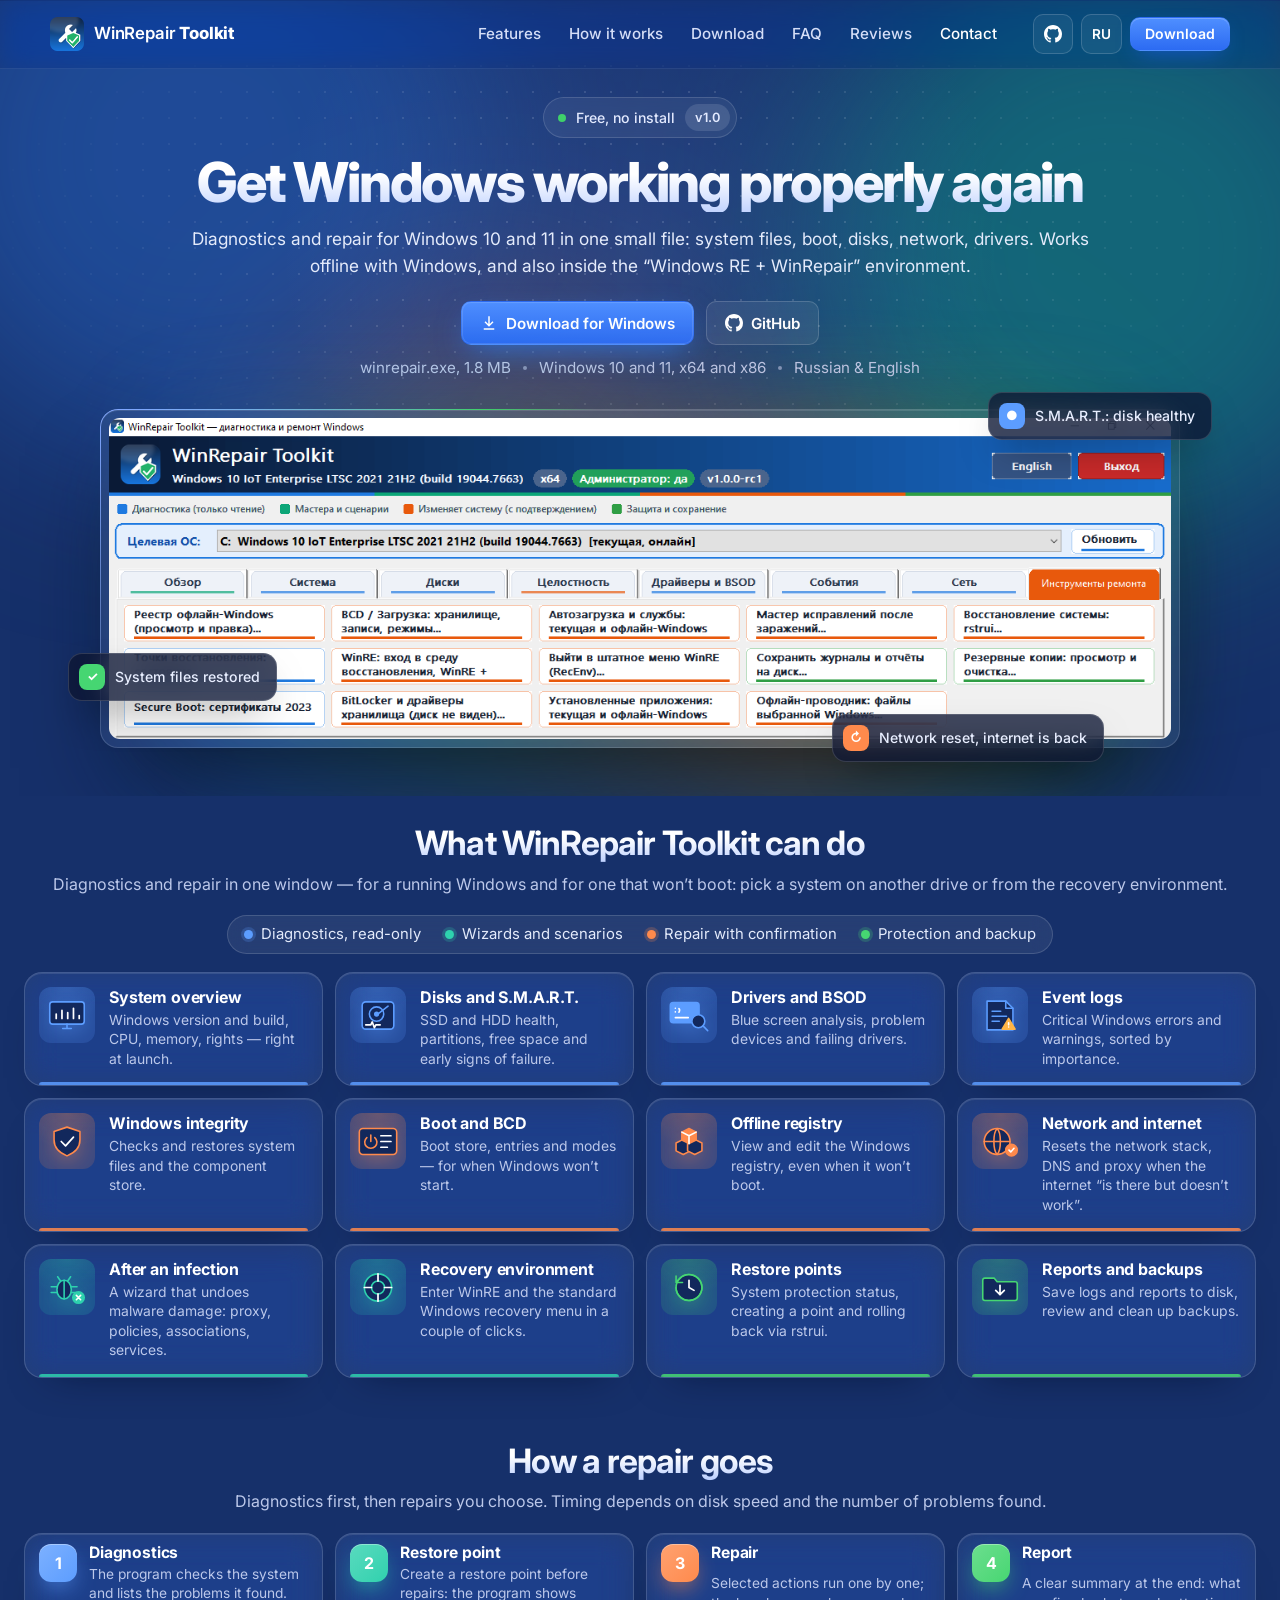
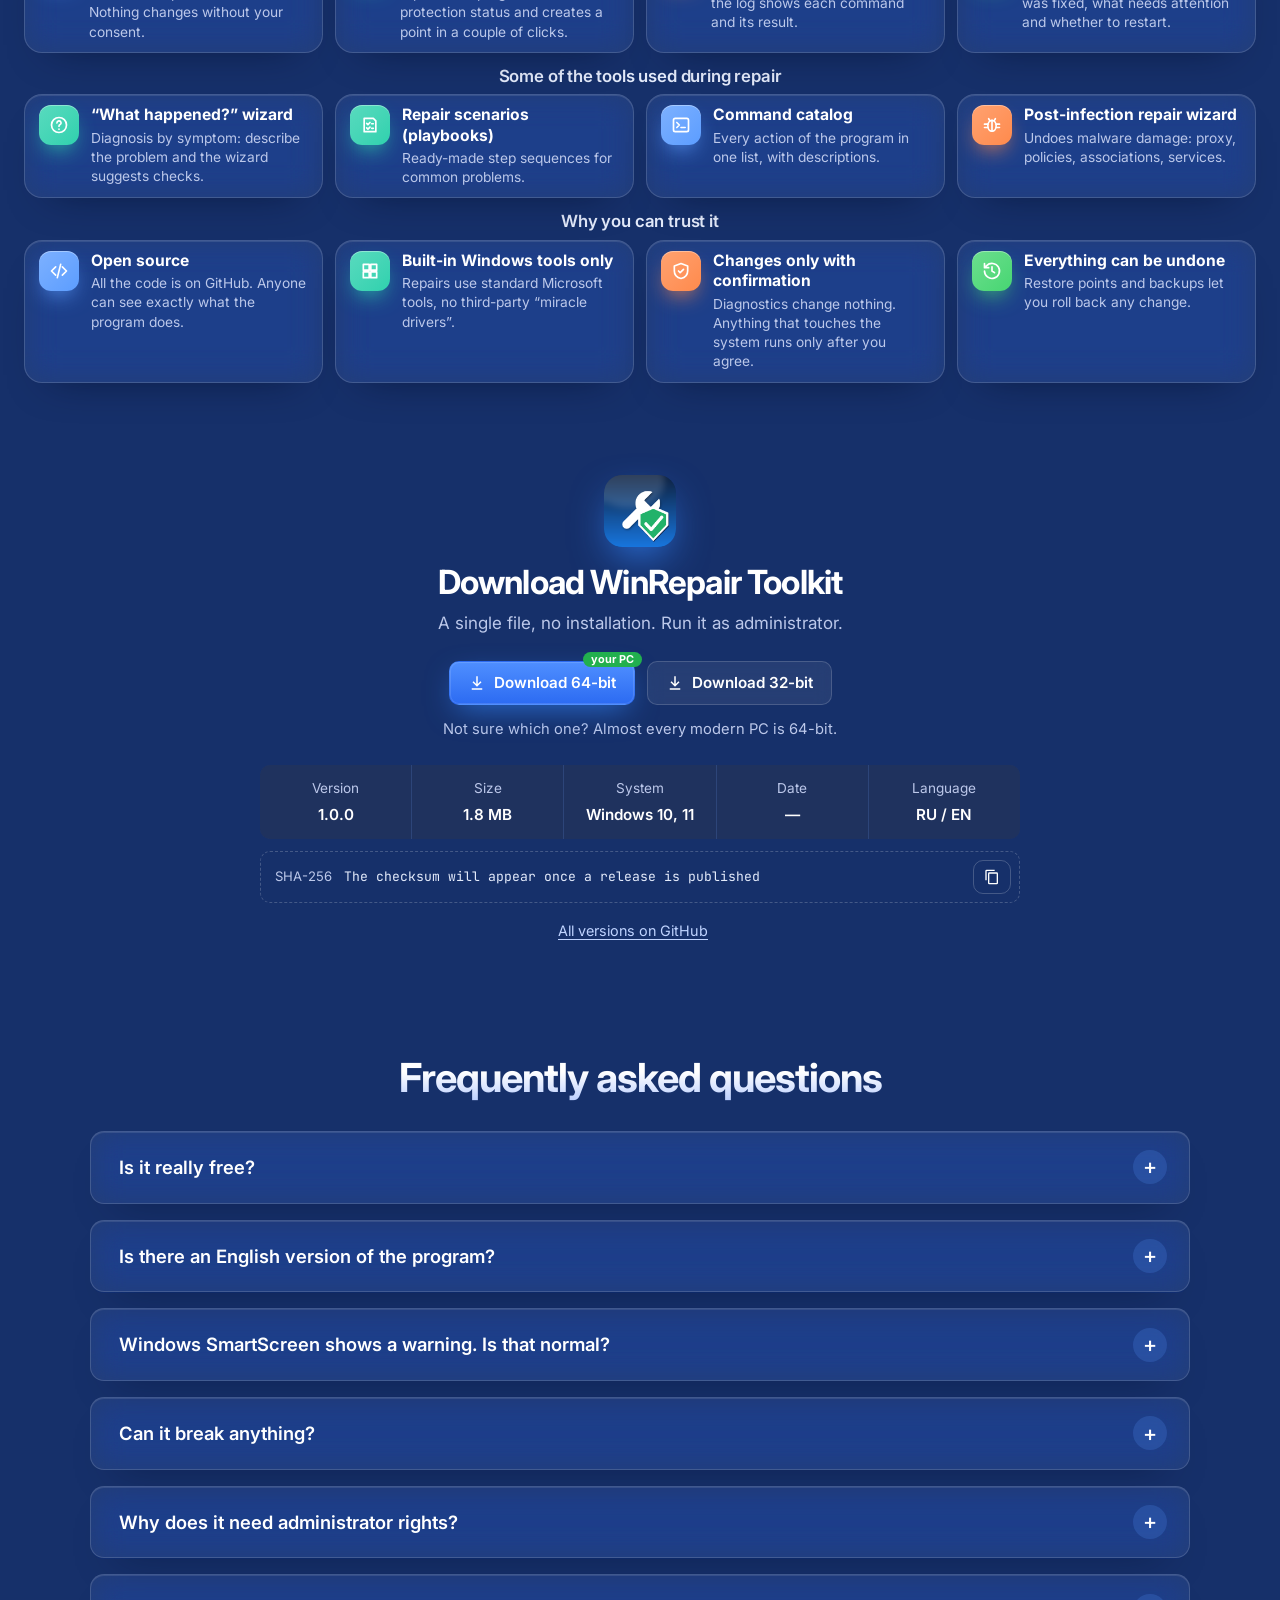
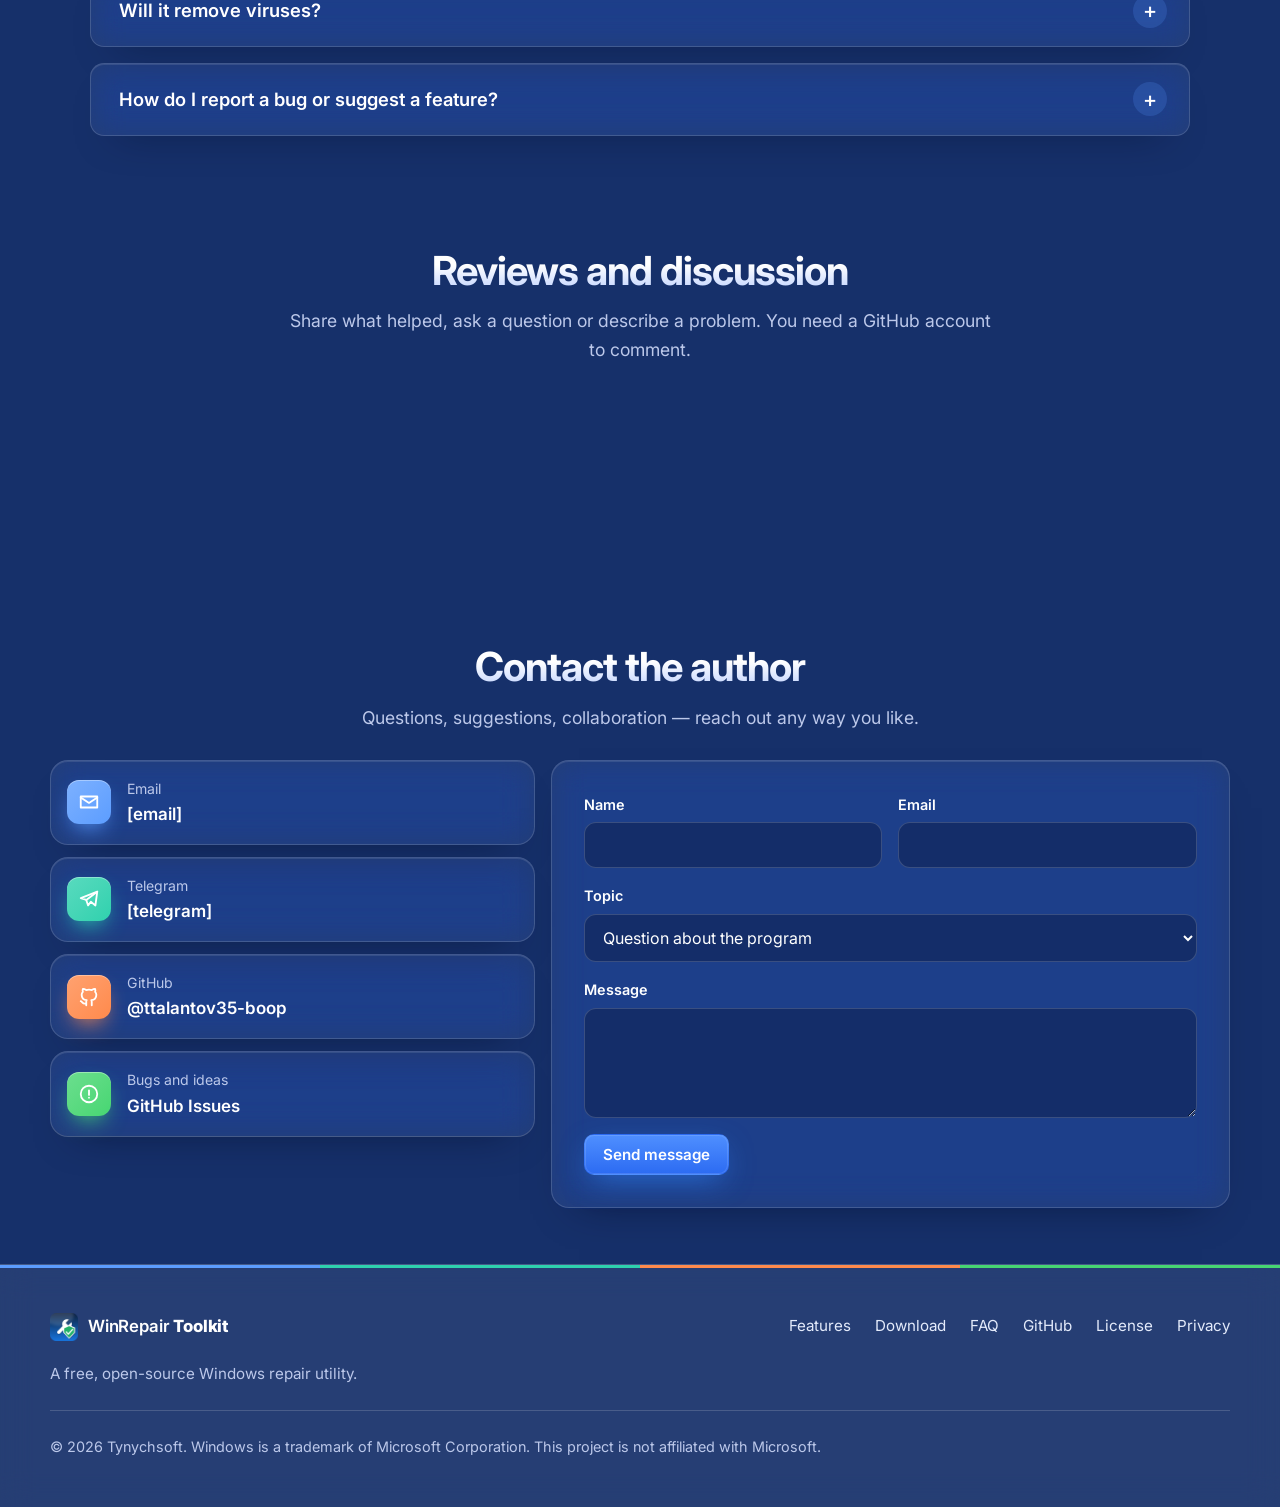
<file: index.html>
<!DOCTYPE html>
<html lang="ru">
<head>
  <meta charset="utf-8">
  <meta name="viewport" content="width=device-width, initial-scale=1">
  <title>WinRepair Toolkit — бесплатная утилита для ремонта Windows 10 и 11</title>
  <meta name="description" content="WinRepair Toolkit находит и исправляет типичные неполадки Windows 10 и 11: системные файлы, сеть, Центр обновления, диски, автозагрузка. Бесплатно, с открытым кодом на GitHub.">
  <meta name="theme-color" content="#16306A">
  <link rel="icon" href="favicon.ico" sizes="any">
  <link rel="icon" href="img/favicon-32.png" type="image/png" sizes="32x32">
  <link rel="apple-touch-icon" href="img/apple-touch-icon.png">
  <link rel="canonical" href="https://ttalantov35-boop.github.io/winrepair.github.io/">

  <!-- Open Graph -->
  <meta property="og:type" content="website">
  <meta property="og:title" content="WinRepair Toolkit — ремонт Windows в один клик">
  <meta property="og:description" content="Бесплатная утилита с открытым кодом: диагностика и исправление неполадок Windows 10 и 11.">
  <meta property="og:url" content="https://ttalantov35-boop.github.io/winrepair.github.io/">
  <meta property="og:image" content="https://ttalantov35-boop.github.io/winrepair.github.io/img/og-image.png">
  <meta property="og:locale" content="ru_RU">
  <meta property="og:locale:alternate" content="en_US">
  <meta name="twitter:card" content="summary_large_image">

  <link rel="preconnect" href="https://fonts.googleapis.com">
  <link rel="preconnect" href="https://fonts.gstatic.com" crossorigin>
  <link href="https://fonts.googleapis.com/css2?family=Inter:wght@400;500;600;700;800&family=JetBrains+Mono:wght@400;600&display=swap" rel="stylesheet">
  <link rel="stylesheet" href="css/style.css">

  <script type="application/ld+json">
  {
    "@context": "https://schema.org",
    "@type": "SoftwareApplication",
    "name": "WinRepair Toolkit",
    "operatingSystem": "Windows 10, Windows 11",
    "inLanguage": ["ru", "en"],
    "applicationCategory": "UtilitiesApplication",
    "fileSize": "1.8 MB",
    "offers": { "@type": "Offer", "price": "0", "priceCurrency": "USD" },
    "description": "Бесплатная утилита для диагностики и ремонта Windows 10 и 11 с открытым исходным кодом."
  }
  </script>
</head>
<body>
  <a class="skip-link" href="#main" data-i18n="skip">Перейти к содержимому</a>
  <div class="scroll-progress" aria-hidden="true"></div>

  <!-- ===== Шапка ===== -->
  <header class="site-header">
    <div class="container header-inner">
      <a class="brand" href="#top" aria-label="WinRepair Toolkit — на главную">
        <img src="img/logo.png" width="34" height="34" alt="">
        <span>WinRepair <b>Toolkit</b></span>
      </a>

      <nav class="main-nav" id="main-nav" aria-label="Основное меню" data-i18n-attr="aria-label:nav.label">
        <a href="#features" data-i18n="nav.features">Возможности</a>
        <a href="#how" data-i18n="nav.how">Как работает</a>
        <a href="#download" data-i18n="nav.download">Скачать</a>
        <a href="#faq" data-i18n="nav.faq">Вопросы</a>
        <a href="#comments" data-i18n="nav.comments">Отзывы</a>
        <a href="#contacts" data-i18n="nav.contacts">Контакты</a>
      </nav>

      <div class="header-actions">
        <a class="gh-link js-gh-repo" href="#" target="_blank" rel="noopener" aria-label="Репозиторий на GitHub" data-i18n-attr="aria-label:gh.repoLabel">
          <svg width="18" height="18" viewBox="0 0 16 16" aria-hidden="true"><path fill="currentColor" d="M8 0C3.58 0 0 3.58 0 8c0 3.54 2.29 6.53 5.47 7.59.4.07.55-.17.55-.38 0-.19-.01-.82-.01-1.49-2.01.37-2.53-.49-2.69-.94-.09-.23-.48-.94-.82-1.13-.28-.15-.68-.52-.01-.53.63-.01 1.08.58 1.23.82.72 1.21 1.87.87 2.33.66.07-.52.28-.87.51-1.07-1.78-.2-3.64-.89-3.64-3.95 0-.87.31-1.59.82-2.15-.08-.2-.36-1.02.08-2.12 0 0 .67-.21 2.2.82.64-.18 1.32-.27 2-.27.68 0 1.36.09 2 .27 1.53-1.04 2.2-.82 2.2-.82.44 1.1.16 1.92.08 2.12.51.56.82 1.27.82 2.15 0 3.07-1.87 3.75-3.65 3.95.29.25.54.73.54 1.48 0 1.07-.01 1.93-.01 2.2 0 .21.15.46.55.38A8.013 8.013 0 0016 8c0-4.42-3.58-8-8-8z"/></svg>
                  </a>
        <button class="icon-btn js-lang" type="button" aria-label="Switch to English" data-i18n-attr="aria-label:lang.switch">EN</button>
        <a class="btn btn-primary btn-sm header-cta" href="#download" data-i18n="cta.download">Скачать</a>
        <button class="icon-btn burger js-burger" type="button" aria-controls="main-nav" aria-expanded="false" aria-label="Открыть меню" data-i18n-attr="aria-label:nav.open">
          <span></span><span></span><span></span>
        </button>
      </div>
    </div>
  </header>

  <main id="main">
    <!-- ===== Hero ===== -->
    <section class="hero" id="top">
      <div class="hero-bg" aria-hidden="true">
        <span class="aurora a1"></span><span class="aurora a2"></span><span class="aurora a3"></span><span class="aurora a4"></span>
        <span class="hero-grid-dots"></span>
        <span class="spotlight"></span>
      </div>

      <div class="container hero-inner">
        <a class="hero-badge" href="#download">
          <span class="dot"></span>
          <span data-i18n="hero.badge">Бесплатно и без установки</span>
          <span class="badge-ver js-version-badge">v1.0</span>
        </a>

        <h1 class="hero-title" data-i18n="hero.title">Windows снова работает как надо</h1>
        <p class="hero-lead" data-i18n="hero.lead">Диагностика и ремонт Windows 10 и 11 в одном маленьком файле: системные файлы, загрузка, диски, сеть, драйверы, работа оффлайн с Windows, также в среде «Windows RE + WinRepair».</p>

        <div class="hero-actions">
          <a class="btn btn-primary btn-glow js-dl-primary" href="#download">
            <svg width="18" height="18" viewBox="0 0 24 24" aria-hidden="true"><path fill="currentColor" d="M11 3h2v10.17l3.59-3.58L18 11l-6 6-6-6 1.41-1.41L11 13.17V3zM5 19h14v2H5z"/></svg>
            <span data-i18n="hero.download">Скачать для Windows</span>
          </a>
          <a class="btn btn-glass js-gh-repo" href="#" target="_blank" rel="noopener">
            <svg width="18" height="18" viewBox="0 0 16 16" aria-hidden="true"><path fill="currentColor" d="M8 0C3.58 0 0 3.58 0 8c0 3.54 2.29 6.53 5.47 7.59.4.07.55-.17.55-.38 0-.19-.01-.82-.01-1.49-2.01.37-2.53-.49-2.69-.94-.09-.23-.48-.94-.82-1.13-.28-.15-.68-.52-.01-.53.63-.01 1.08.58 1.23.82.72 1.21 1.87.87 2.33.66.07-.52.28-.87.51-1.07-1.78-.2-3.64-.89-3.64-3.95 0-.87.31-1.59.82-2.15-.08-.2-.36-1.02.08-2.12 0 0 .67-.21 2.2.82.64-.18 1.32-.27 2-.27.68 0 1.36.09 2 .27 1.53-1.04 2.2-.82 2.2-.82.44 1.1.16 1.92.08 2.12.51.56.82 1.27.82 2.15 0 3.07-1.87 3.75-3.65 3.95.29.25.54.73.54 1.48 0 1.07-.01 1.93-.01 2.2 0 .21.15.46.55.38A8.013 8.013 0 0016 8c0-4.42-3.58-8-8-8z"/></svg>
            <span>GitHub</span>
            <span class="btn-stars js-gh-stars" hidden></span>
          </a>
        </div>
        <p class="hero-meta"><span class="js-file-meta">winrepair.exe, 1,8 МБ</span><span class="sep" aria-hidden="true"></span><span data-i18n="hero.meta">Windows 10 и 11, x64 и x86</span><span class="sep" aria-hidden="true"></span><span data-i18n="hero.lang">Русский и English</span></p>

        <!-- Скриншот программы в 3D-рамке -->
        <div class="showcase js-showcase">
          <div class="showcase-glow" aria-hidden="true"></div>
          <figure class="showcase-frame">
            <img src="img/screenshot.png" width="1280" height="388" alt="Главное окно WinRepair Toolkit: выбор целевой Windows, вкладки диагностики и инструменты ремонта" data-i18n-attr="alt:shot.alt" fetchpriority="high">
          </figure>
          <ul class="chips" aria-hidden="true">
            <li class="chip c1" style="--c: var(--green)"><b>✓</b><span data-i18n="chip.1">Системные файлы восстановлены</span></li>
            <li class="chip c2" style="--c: var(--blue)"><b>●</b><span data-i18n="chip.2">S.M.A.R.T.: диск в норме</span></li>
            <li class="chip c3" style="--c: var(--orange)"><b>↻</b><span data-i18n="chip.3">Сеть сброшена, интернет работает</span></li>
          </ul>
        </div>
      </div>
    </section>

    <!-- ===== Что умеет ===== -->
    <section class="section" id="features">
      <div class="container">
        <header class="section-head">
          <h2 data-i18n="features.title">Что умеет WinRepair Toolkit</h2>
          <p data-i18n="features.lead">Диагностика и ремонт в одном окне — для работающей Windows и для той, что не загружается: выберите систему на другом диске или из среды восстановления.</p>
        </header>

        <ul class="legend" aria-label="Категории инструментов" data-i18n-attr="aria-label:features.cats">
          <li style="--c: var(--blue)" data-i18n="legend.diag">Диагностика, только чтение</li>
          <li style="--c: var(--teal)" data-i18n="legend.wizard">Мастера и сценарии</li>
          <li style="--c: var(--orange)" data-i18n="legend.repair">Ремонт с подтверждением</li>
          <li style="--c: var(--green)" data-i18n="legend.protect">Защита и сохранение</li>
        </ul>

        <ul class="tiles">
          <!-- Диагностика -->
          <li class="tile glass" style="--c: var(--blue); --t: var(--blue-t)">
            <div class="thumb"><svg viewBox="0 0 64 48" aria-hidden="true">
              <rect class="f" x="8" y="5" width="48" height="31" rx="4"/>
              <path d="M26 42h12M32 36v6"/>
              <path class="s" d="M17 28v-6M25 28v-11M33 28v-8M41 28v-14M49 28V24"/>
            </svg></div>
            <h3 data-i18n="t.overview.t">Обзор системы</h3>
            <p data-i18n="t.overview.d">Версия и сборка Windows, процессор, память, права — сразу при запуске.</p>
          </li>
          <li class="tile glass" style="--c: var(--blue); --t: var(--blue-t)">
            <div class="thumb"><svg viewBox="0 0 64 48" aria-hidden="true">
              <rect class="f" x="10" y="5" width="44" height="38" rx="5"/>
              <circle cx="30" cy="22" r="10"/>
              <circle class="dotc" cx="30" cy="22" r="2.5"/>
              <path d="M46 11L33 21"/>
              <path class="s" d="M15 37h7l2-4 3 8 2-4h6"/>
            </svg></div>
            <h3 data-i18n="t.disks.t">Диски и S.M.A.R.T.</h3>
            <p data-i18n="t.disks.d">Здоровье SSD и HDD, разделы, свободное место и ранние признаки отказа.</p>
          </li>
          <li class="tile glass" style="--c: var(--blue); --t: var(--blue-t)">
            <div class="thumb"><svg viewBox="0 0 64 48" aria-hidden="true">
              <rect class="solid" x="6" y="6" width="40" height="28" rx="4"/>
              <path class="w" d="M13 14h.01M13 19h.01M18 14.5q2 2 0 5M13 27h18"/>
              <circle class="f" cx="45" cy="32" r="9"/>
              <path d="M51.5 38.5L58 45"/>
            </svg></div>
            <h3 data-i18n="t.bsod.t">Драйверы и BSOD</h3>
            <p data-i18n="t.bsod.d">Разбор синих экранов, проблемные устройства и сбойные драйверы.</p>
          </li>
          <li class="tile glass" style="--c: var(--blue); --t: var(--blue-t)">
            <div class="thumb"><svg viewBox="0 0 64 48" aria-hidden="true">
              <path class="f" d="M14 4h26l10 10v30H14z"/>
              <path d="M40 4v10h10M21 18h12M21 25h20M21 32h10"/>
              <path class="warn" d="M44 28l9 15H35z"/>
              <path class="w" d="M44 34v3M44 40v.01"/>
            </svg></div>
            <h3 data-i18n="t.events.t">Журналы событий</h3>
            <p data-i18n="t.events.d">Критические ошибки и предупреждения Windows, отобранные по важности.</p>
          </li>

          <!-- Ремонт -->
          <li class="tile glass" style="--c: var(--orange); --t: var(--orange-t)">
            <div class="thumb"><svg viewBox="0 0 64 48" aria-hidden="true">
              <path class="f" d="M32 4l18 6v12c0 11-8 18-18 22-10-4-18-11-18-22V10z"/>
              <path class="s" d="M24 24l6 6 11-12"/>
            </svg></div>
            <h3 data-i18n="t.integrity.t">Целостность Windows</h3>
            <p data-i18n="t.integrity.d">Проверка и восстановление системных файлов и хранилища компонентов.</p>
          </li>
          <li class="tile glass" style="--c: var(--orange); --t: var(--orange-t)">
            <div class="thumb"><svg viewBox="0 0 64 48" aria-hidden="true">
              <rect class="f" x="6" y="6" width="52" height="36" rx="5"/>
              <path d="M22 15v9M16.5 18.5a8.5 8.5 0 1011 0"/>
              <path class="s" d="M36 16h14M36 24h14M36 32h9"/>
            </svg></div>
            <h3 data-i18n="t.boot.t">Загрузка и BCD</h3>
            <p data-i18n="t.boot.d">Хранилище загрузки, записи и режимы — когда Windows не стартует.</p>
          </li>
          <li class="tile glass" style="--c: var(--orange); --t: var(--orange-t)">
            <div class="thumb"><svg viewBox="0 0 64 48" aria-hidden="true">
              <path class="f" d="M14 26l10-5 10 5v11l-10 5-10-5z"/>
              <path class="f" d="M30 26l10-5 10 5v11l-10 5-10-5z"/>
              <path class="solid" d="M22 11l10-5 10 5v11l-10 5-10-5z"/>
              <path class="w" d="M22 11l10 5 10-5M32 16v11"/>
            </svg></div>
            <h3 data-i18n="t.registry.t">Офлайн-реестр</h3>
            <p data-i18n="t.registry.d">Просмотр и правка реестра Windows, даже если она не загружается.</p>
          </li>
          <li class="tile glass" style="--c: var(--orange); --t: var(--orange-t)">
            <div class="thumb"><svg viewBox="0 0 64 48" aria-hidden="true">
              <circle class="f" cx="28" cy="24" r="18"/>
              <path d="M10 24h36M28 6c-6 6-6 30 0 36M28 6c6 6 6 30 0 36"/>
              <circle class="solid" cx="48" cy="36" r="8"/>
              <path class="w" d="M44.5 36l2.5 2.5 4.5-5"/>
            </svg></div>
            <h3 data-i18n="t.net.t">Сеть и интернет</h3>
            <p data-i18n="t.net.d">Сброс сетевого стека, DNS и прокси, когда «интернет есть, но не работает».</p>
          </li>

          <!-- Мастера -->
          <li class="tile glass" style="--c: var(--teal); --t: var(--teal-t)">
            <div class="thumb"><svg viewBox="0 0 64 48" aria-hidden="true">
              <ellipse class="f" cx="28" cy="27" rx="10" ry="13"/>
              <path d="M28 14v26M18 23H10M18 31h-8M38 23h8M38 31h8M23 15l-4-6M33 15l4-6"/>
              <circle class="solid" cx="48" cy="38" r="8"/>
              <path class="w" d="M45 35l6 6M51 35l-6 6"/>
            </svg></div>
            <h3 data-i18n="t.malware.t">После заражения</h3>
            <p data-i18n="t.malware.d">Мастер устраняет последствия вирусов: прокси, политики, ассоциации, службы.</p>
          </li>
          <li class="tile glass" style="--c: var(--teal); --t: var(--teal-t)">
            <div class="thumb"><svg viewBox="0 0 64 48" aria-hidden="true">
              <circle class="f" cx="32" cy="24" r="19"/>
              <circle cx="32" cy="24" r="9"/>
              <path class="s" d="M32 5v10M32 33v10M13 24h10M41 24h10"/>
            </svg></div>
            <h3 data-i18n="t.winre.t">Среда восстановления</h3>
            <p data-i18n="t.winre.d">Вход в WinRE и штатное меню восстановления Windows в пару кликов.</p>
          </li>

          <!-- Защита -->
          <li class="tile glass" style="--c: var(--green); --t: var(--green-t)">
            <div class="thumb"><svg viewBox="0 0 64 48" aria-hidden="true">
              <circle class="f" cx="32" cy="24" r="18"/>
              <path class="s" d="M32 14v10l7 4"/>
              <path d="M14 24a18 18 0 1 0 5.3-12.7L14 17M14 8v9h9"/>
            </svg></div>
            <h3 data-i18n="t.restore.t">Точки восстановления</h3>
            <p data-i18n="t.restore.d">Состояние защиты системы, создание точки и откат через rstrui.</p>
          </li>
          <li class="tile glass" style="--c: var(--green); --t: var(--green-t)">
            <div class="thumb"><svg viewBox="0 0 64 48" aria-hidden="true">
              <path class="f" d="M8 14a3 3 0 013-3h13l4 5h25a3 3 0 013 3v20a3 3 0 01-3 3H11a3 3 0 01-3-3z"/>
              <path class="s" d="M32 21v13M26 28l6 6 6-6"/>
            </svg></div>
            <h3 data-i18n="t.backup.t">Отчёты и резервные копии</h3>
            <p data-i18n="t.backup.d">Журналы и отчёты на диск, просмотр и очистка резервных копий.</p>
          </li>
        </ul>
      </div>
    </section>

    <!-- ===== Как работает (настоящая последовательность) ===== -->
    <section class="section section-alt" id="how">
      <div class="container">
        <header class="section-head">
          <h2 data-i18n="how.title">Как проходит ремонт</h2>
          <p data-i18n="how.lead">Сначала только диагностика, потом ремонт по вашему выбору. Время зависит от скорости диска и числа найденных проблем.</p>
        </header>
        <ol class="steps">
          <li class="glass">
            <span class="step-n">1</span>
            <h3 data-i18n="how.s1.t">Диагностика</h3>
            <p data-i18n="how.s1.d">Программа проверяет систему и показывает список найденных проблем. Ничего не меняется без вашего согласия.</p>
          </li>
          <li class="glass">
            <span class="step-n">2</span>
            <h3 data-i18n="how.s2.t">Точка восстановления</h3>
            <p data-i18n="how.s2.d">Перед ремонтом создайте точку восстановления: программа показывает состояние защиты и создаёт точку в пару кликов.</p>
          </li>
          <li class="glass">
            <span class="step-n">3</span>
            <h3 data-i18n="how.s3.t">Исправление</h3>
            <p data-i18n="how.s3.d">Выбранные действия выполняются по очереди, в журнале видно каждую команду и её результат.</p>
          </li>
          <li class="glass">
            <span class="step-n">4</span>
            <h3 data-i18n="how.s4.t">Отчёт</h3>
            <p data-i18n="how.s4.d">В конце — понятный итог: что было исправлено, что требует внимания и нужна ли перезагрузка.</p>
          </li>
        </ol>

        <h3 class="tools-title" data-i18n="tools.title">Некоторые инструменты, используемые в процессе ремонта</h3>
        <ul class="tools">
          <li class="glass" style="--c: var(--teal)">
            <span class="trust-ic"><svg viewBox="0 0 24 24" aria-hidden="true"><circle cx="12" cy="12" r="9"/><path d="M9.5 9.5a2.5 2.5 0 1 1 3.5 2.3c-.7.3-1 .9-1 1.6M12 17v.01"/></svg></span>
            <div><h4 data-i18n="tools.1.t">Мастер «Что случилось?»</h4><p data-i18n="tools.1.d">Диагностика по симптому: опишите проблему — мастер подскажет проверки.</p></div>
          </li>
          <li class="glass" style="--c: var(--teal)">
            <span class="trust-ic"><svg viewBox="0 0 24 24" aria-hidden="true"><path d="M5 4h11l3 3v13H5z"/><path d="M8 10l1.5 1.5L12 9M8 15.5l1.5 1.5L12 14.5M14 10.5h2M14 16h2"/></svg></span>
            <div><h4 data-i18n="tools.2.t">Сценарии ремонта (playbooks)</h4><p data-i18n="tools.2.d">Готовые последовательности шагов для типовых неполадок.</p></div>
          </li>
          <li class="glass" style="--c: var(--blue)">
            <span class="trust-ic"><svg viewBox="0 0 24 24" aria-hidden="true"><rect x="3" y="4" width="18" height="16" rx="2"/><path d="M7 9l3 3-3 3M12 15h5"/></svg></span>
            <div><h4 data-i18n="tools.3.t">Каталог команд</h4><p data-i18n="tools.3.d">Все действия программы в одном списке с описанием.</p></div>
          </li>
          <li class="glass" style="--c: var(--orange)">
            <span class="trust-ic"><svg viewBox="0 0 24 24" aria-hidden="true"><ellipse cx="12" cy="13" rx="5" ry="6.5"/><path d="M12 6.5V19.5M7 11H3M7 15H3M17 11h4M17 15h4M9.5 7L8 4.5M14.5 7L16 4.5"/></svg></span>
            <div><h4 data-i18n="tools.4.t">Мастер исправлений после заражения</h4><p data-i18n="tools.4.d">Устраняет последствия вирусов: прокси, политики, ассоциации, службы.</p></div>
          </li>
        </ul>

        <h3 class="tools-title" id="safety" data-i18n="safe.title">Почему этому можно доверять</h3>
        <ul class="tools trust-row">
          <li class="glass" style="--c: var(--blue)">
            <span class="trust-ic"><svg viewBox="0 0 24 24" aria-hidden="true"><path d="M8 7l-5 5 5 5M16 7l5 5-5 5M14 4l-4 16"/></svg></span>
            <div><h4 data-i18n="safe.1.t">Открытый исходный код</h4><p data-i18n="safe.1.d">Весь код лежит на GitHub. Любой может посмотреть, что именно делает программа.</p></div>
          </li>
          <li class="glass" style="--c: var(--teal)">
            <span class="trust-ic"><svg viewBox="0 0 24 24" aria-hidden="true"><path d="M4 4h7v7H4zM13 4h7v7h-7zM4 13h7v7H4zM13 13h7v7h-7z"/></svg></span>
            <div><h4 data-i18n="safe.2.t">Только встроенные средства Windows</h4><p data-i18n="safe.2.d">Ремонт выполняется штатными средствами Microsoft, без сторонних «чудо-драйверов».</p></div>
          </li>
          <li class="glass" style="--c: var(--orange)">
            <span class="trust-ic"><svg viewBox="0 0 24 24" aria-hidden="true"><path d="M12 3l8 3v6c0 5-3.5 8-8 9-4.5-1-8-4-8-9V6z"/><path d="M9 12l2 2 4-4"/></svg></span>
            <div><h4 data-i18n="safe.3.t">Изменения только с подтверждением</h4><p data-i18n="safe.3.d">Диагностика ничего не меняет. Всё, что затрагивает систему, выполняется только после вашего согласия.</p></div>
          </li>
          <li class="glass" style="--c: var(--green)">
            <span class="trust-ic"><svg viewBox="0 0 24 24" aria-hidden="true"><path d="M3 12a9 9 0 1 0 2.6-6.4L3 8M3 3v5h5M12 7v5l3 2"/></svg></span>
            <div><h4 data-i18n="safe.4.t">Всё можно отменить</h4><p data-i18n="safe.4.d">Точки восстановления и резервные копии позволяют откатить любое изменение.</p></div>
          </li>
        </ul>
      </div>
    </section>

    <!-- ===== Скачать ===== -->
    <section class="section section-dark" id="download">
      <div class="container dl-wrap">
        <div class="dl-main">
          <img class="dl-appicon" src="img/logo.png" width="64" height="64" alt="">
          <h2 data-i18n="dl.title">Скачать WinRepair Toolkit</h2>
          <p class="dl-sub"><span data-i18n="dl.sub">Один файл, без установки. Запустите от имени администратора.</span></p>

          <div class="dl-buttons">
            <a class="btn btn-primary btn-glow js-dl-x64" href="#" target="_blank" rel="noopener">
              <svg width="18" height="18" viewBox="0 0 24 24" aria-hidden="true"><path fill="currentColor" d="M11 3h2v10.17l3.59-3.58L18 11l-6 6-6-6 1.41-1.41L11 13.17V3zM5 19h14v2H5z"/></svg>
              <span data-i18n="dl.x64">Скачать 64-бит</span>
            </a>
            <a class="btn btn-glass js-dl-x86" href="#" target="_blank" rel="noopener">
              <svg width="18" height="18" viewBox="0 0 24 24" aria-hidden="true"><path fill="currentColor" d="M11 3h2v10.17l3.59-3.58L18 11l-6 6-6-6 1.41-1.41L11 13.17V3zM5 19h14v2H5z"/></svg>
              <span data-i18n="dl.x86">Скачать 32-бит</span>
            </a>
          </div>
          <p class="dl-hint js-arch-hint" data-i18n="dl.hint">Не знаете, какую выбрать? Почти все современные компьютеры — 64-бит.</p>

          <dl class="dl-facts">
            <div><dt data-i18n="dl.f.ver">Версия</dt><dd class="js-version">1.0.0</dd></div>
            <div><dt data-i18n="dl.f.size">Размер</dt><dd class="js-size">1,8 МБ</dd></div>
            <div><dt data-i18n="dl.f.os">Система</dt><dd>Windows 10, 11</dd></div>
            <div><dt data-i18n="dl.f.date">Дата</dt><dd class="js-release-date">—</dd></div>
            <div><dt data-i18n="dl.f.lang">Язык</dt><dd>RU / EN</dd></div>
          </dl>

          <div class="checksum">
            <span data-i18n="dl.sha">SHA-256</span>
            <code class="js-sha">появится после публикации релиза</code>
            <button type="button" class="icon-btn js-copy-sha" aria-label="Скопировать" data-i18n-attr="aria-label:dl.copy">
              <svg width="16" height="16" viewBox="0 0 24 24" aria-hidden="true"><path fill="currentColor" d="M16 1H4a2 2 0 00-2 2v14h2V3h12zm3 4H8a2 2 0 00-2 2v14a2 2 0 002 2h11a2 2 0 002-2V7a2 2 0 00-2-2zm0 16H8V7h11z"/></svg>
            </button>
          </div>
          <p class="dl-more"><a class="js-gh-releases" href="#" target="_blank" rel="noopener" data-i18n="dl.all">Все версии на GitHub</a><span class="js-dl-count"></span></p>
        </div>

      </div>
    </section>

    <!-- ===== FAQ ===== -->
    <section class="section" id="faq">
      <div class="container wide-faq">
        <header class="section-head">
          <h2 data-i18n="faq.title">Частые вопросы</h2>
        </header>
        <div class="faq">
          <details class="glass">
            <summary data-i18n="faq.1.q">Программа правда бесплатная?</summary>
            <p data-i18n="faq.1.a">Да. WinRepair Toolkit распространяется бесплатно, с открытым исходным кодом. Никаких платных версий, пробных периодов и рекламы.</p>
          </details>
          <details class="glass">
            <summary data-i18n="faq.7.q">Есть ли английская версия программы?</summary>
            <p data-i18n="faq.7.a">Да. Язык интерфейса переключается кнопкой English в окне программы — программа быстро перезапускается на выбранном языке.</p>
          </details>
          <details class="glass">
            <summary data-i18n="faq.2.q">Windows SmartScreen предупреждает при запуске. Это нормально?</summary>
            <p data-i18n="faq.2.a">Да, так бывает с новыми программами без дорогой цифровой подписи. Сверьте контрольную сумму SHA-256 с указанной на этой странице, затем нажмите «Подробнее» → «Выполнить в любом случае».</p>
          </details>
          <details class="glass">
            <summary data-i18n="faq.3.q">Можно ли что-то сломать?</summary>
            <p data-i18n="faq.3.a">Программа использует только штатные средства Windows и перед ремонтом создаёт точку восстановления. Если результат не понравится, откатитесь через «Восстановление системы».</p>
          </details>
          <details class="glass">
            <summary data-i18n="faq.4.q">Зачем нужны права администратора?</summary>
            <p data-i18n="faq.4.a">Команды вроде SFC, DISM и сброса сети работают только с правами администратора — так устроена сама Windows.</p>
          </details>
          <details class="glass">
            <summary data-i18n="faq.5.q">Поможет ли программа против вирусов?</summary>
            <p data-i18n="faq.5.a">Нет, это не антивирус. Но она исправляет последствия: сбитые настройки прокси, отключённые службы, повреждённые системные файлы. Сначала проверьте компьютер антивирусом.</p>
          </details>
          <details class="glass">
            <summary data-i18n="faq.6.q">Как сообщить об ошибке или предложить функцию?</summary>
            <p data-i18n="faq.6.a">Создайте issue на GitHub или напишите в форму внизу страницы. Приложите отчёт о системе — так проблему найти гораздо быстрее.</p>
          </details>
        </div>
      </div>
    </section>

    <!-- ===== Комментарии (Giscus) ===== -->
    <section class="section section-alt" id="comments">
      <div class="container narrow">
        <header class="section-head">
          <h2 data-i18n="cm.title">Отзывы и обсуждение</h2>
          <p data-i18n="cm.lead">Поделитесь, что помогло, задайте вопрос или расскажите о проблеме. Для комментария нужен аккаунт GitHub.</p>
        </header>
        <div class="comments js-comments">
          <div class="glass comments-setup js-comments-setup">
            <p><b data-i18n="cm.setupT">Комментарии ещё не подключены.</b></p>
            <p data-i18n="cm.setupD">Владельцу сайта: включите Discussions в репозитории, получите параметры на giscus.app и впишите их в файл js/config.js. Подробности — в README.</p>
          </div>
        </div>
      </div>
    </section>

    <!-- ===== Контакты ===== -->
    <section class="section" id="contacts">
      <div class="container">
        <header class="section-head">
          <h2 data-i18n="ct.title">Связаться с автором</h2>
          <p data-i18n="ct.lead">Вопросы, предложения, сотрудничество — пишите любым удобным способом.</p>
        </header>
        <div class="contacts">
          <ul class="contact-cards">
            <li><a class="glass contact-card js-email" href="#" style="--c: var(--blue)">
              <span class="trust-ic"><svg viewBox="0 0 24 24" aria-hidden="true"><path d="M3 6h18v12H3z"/><path d="M3 7l9 6 9-6"/></svg></span>
              <span><small data-i18n="ct.email">Почта</small><b class="js-email-text">[email]</b></span>
            </a></li>
            <li><a class="glass contact-card js-telegram" href="#" target="_blank" rel="noopener" style="--c: var(--teal)">
              <span class="trust-ic"><svg viewBox="0 0 24 24" aria-hidden="true"><path d="M21 4L3 11l6 2 2 6 3-4 5 4z"/><path d="M9 13l12-9"/></svg></span>
              <span><small>Telegram</small><b class="js-telegram-text">[telegram]</b></span>
            </a></li>
            <li><a class="glass contact-card js-gh-profile" href="#" target="_blank" rel="noopener" style="--c: var(--orange)">
              <span class="trust-ic"><svg viewBox="0 0 24 24" aria-hidden="true"><path d="M9 19c-4 1.5-4-2-6-2.5M15 21v-3.5c0-1 .1-1.4-.5-2 2.8-.3 5.5-1.4 5.5-6a4.6 4.6 0 0 0-1.3-3.2 4.2 4.2 0 0 0-.1-3.2s-1.1-.3-3.5 1.3a12 12 0 0 0-6.2 0C6.5 2.8 5.4 3.1 5.4 3.1a4.2 4.2 0 0 0-.1 3.2A4.6 4.6 0 0 0 4 9.5c0 4.6 2.7 5.7 5.5 6-.6.6-.6 1.2-.5 2V21"/></svg></span>
              <span><small>GitHub</small><b class="js-gh-profile-text">[github]</b></span>
            </a></li>
            <li><a class="glass contact-card js-gh-issues" href="#" target="_blank" rel="noopener" style="--c: var(--green)">
              <span class="trust-ic"><svg viewBox="0 0 24 24" aria-hidden="true"><circle cx="12" cy="12" r="9"/><path d="M12 8v5M12 16v.01"/></svg></span>
              <span><small data-i18n="ct.bugs">Ошибки и идеи</small><b data-i18n="ct.issues">GitHub Issues</b></span>
            </a></li>
          </ul>

          <form class="glass contact-form js-contact-form" novalidate>
            <div class="field-row">
              <div class="field">
                <label for="cf-name" data-i18n="ct.f.name">Имя</label>
                <input id="cf-name" name="name" type="text" autocomplete="name" required>
                <span class="field-err" data-i18n="ct.f.nameErr">Укажите имя</span>
              </div>
              <div class="field">
                <label for="cf-email" data-i18n="ct.f.email">Электронная почта</label>
                <input id="cf-email" name="email" type="email" autocomplete="email" required>
                <span class="field-err" data-i18n="ct.f.emailErr">Укажите почту в формате name@example.com</span>
              </div>
            </div>
            <div class="field">
              <label for="cf-topic" data-i18n="ct.f.topic">Тема</label>
              <select id="cf-topic" name="topic">
                <option value="question" data-i18n="ct.f.t1">Вопрос по программе</option>
                <option value="bug" data-i18n="ct.f.t2">Сообщение об ошибке</option>
                <option value="idea" data-i18n="ct.f.t3">Идея или предложение</option>
                <option value="other" data-i18n="ct.f.t4">Другое</option>
              </select>
            </div>
            <div class="field">
              <label for="cf-msg" data-i18n="ct.f.msg">Сообщение</label>
              <textarea id="cf-msg" name="message" rows="4" required minlength="10"></textarea>
              <span class="field-err" data-i18n="ct.f.msgErr">Напишите хотя бы пару слов (от 10 символов)</span>
            </div>
            <div class="form-foot">
              <button class="btn btn-primary btn-glow" type="submit" data-i18n="ct.f.send">Отправить сообщение</button>
              <p class="form-status js-form-status" role="status" aria-live="polite"></p>
            </div>
          </form>
        </div>
      </div>
    </section>
  </main>

  <!-- ===== Подвал ===== -->
  <footer class="site-footer">
    <div class="container footer-inner">
      <div class="footer-brand">
        <a class="brand" href="#top"><img src="img/logo.png" width="28" height="28" alt=""><span>WinRepair <b>Toolkit</b></span></a>
        <p data-i18n="ft.about">Бесплатная утилита для ремонта Windows с открытым исходным кодом.</p>
      </div>
      <nav class="footer-nav" aria-label="Ссылки в подвале" data-i18n-attr="aria-label:ft.nav">
        <a href="#features" data-i18n="nav.features">Возможности</a>
        <a href="#download" data-i18n="nav.download">Скачать</a>
        <a href="#faq" data-i18n="nav.faq">Вопросы</a>
        <a class="js-gh-repo" href="#" target="_blank" rel="noopener">GitHub</a>
        <a class="js-gh-license" href="#" target="_blank" rel="noopener" data-i18n="ft.license">Лицензия</a>
        <a href="#privacy" class="js-privacy-open" data-i18n="ft.privacy">Конфиденциальность</a>
      </nav>
      <p class="footer-copy">© <span class="js-year">2026</span> <span class="js-author">[Автор]</span>. <span data-i18n="ft.ms">Windows — товарный знак Microsoft Corporation. Проект не связан с Microsoft.</span></p>
    </div>
  </footer>

  <!-- Политика конфиденциальности -->
  <dialog class="modal js-privacy" aria-labelledby="privacy-title">
    <h2 id="privacy-title" data-i18n="pv.title">Конфиденциальность</h2>
    <p data-i18n="pv.1">Программа WinRepair Toolkit не собирает и не отправляет никаких данных.</p>
    <p data-i18n="pv.2">Сайт не использует cookies для отслеживания. Комментарии работают через сервис Giscus и GitHub Discussions и подчиняются правилам GitHub. Сообщения из формы обратной связи используются только для ответа вам.</p>
    <button type="button" class="btn btn-primary js-privacy-close" data-i18n="pv.close">Понятно</button>
  </dialog>

  <button class="to-top js-to-top" type="button" aria-label="Наверх" data-i18n-attr="aria-label:totop">
    <svg width="20" height="20" viewBox="0 0 24 24" aria-hidden="true"><path fill="currentColor" d="M12 5l7 7-1.4 1.4-4.6-4.6V20h-2V8.8l-4.6 4.6L5 12z"/></svg>
  </button>
  <div class="toast js-toast" role="status" aria-live="polite"></div>

  <script src="js/config.js"></script>
  <script src="js/i18n.js"></script>
  <script src="js/main.js"></script>
</body>
</html>
</file>
<file: css/style.css>
/* ==========================================================
   WinRepair Toolkit — стили
   ========================================================== */

/* ---------- Токены ---------- */
:root {
  /* Единый фон всего сайта — спокойный синий */
  --bg: #16306A;
  --surface: #1C3B7E;
  --surface-2: #21448F;
  --glass: rgba(255, 255, 255, .07);
  --glass-border: rgba(255, 255, 255, .15);
  --glass-hi: rgba(255, 255, 255, .10);
  --glass-shadow: rgba(4, 12, 40, .7);
  --field: rgba(6, 16, 45, .35);

  /* Текст: высокий контраст */
  --ink: #FFFFFF;
  --text: #E4EBFB;
  --muted: #BCC8EA;
  --line: rgba(255, 255, 255, .16);
  --head-2: #B5CBFF;

  /* Акцент и категории — как в программе, осветлённые для синего фона */
  --cobalt: #5C96FF;
  --cobalt-600: #4683F5;
  --cobalt-100: rgba(92, 150, 255, .2);
  --navy: #0B1F4D;
  --navy-2: #153A9A;
  --blue: #5C9DFF;   --blue-t: rgba(92, 157, 255, .16);
  --teal: #2ED1AE;   --teal-t: rgba(46, 209, 174, .14);
  --orange: #FF8A4C; --orange-t: rgba(255, 138, 76, .15);
  --green: #46D672;  --green-t: rgba(70, 214, 114, .14);
  --green-100: rgba(70, 214, 114, .15);
  --amber: #FFB547;
  --stripe: linear-gradient(90deg, var(--blue) 0 25%, var(--teal) 25% 50%, var(--orange) 50% 75%, var(--green) 75%);

  --font: 'Inter', system-ui, -apple-system, 'Segoe UI', Roboto, sans-serif;
  --mono: 'JetBrains Mono', ui-monospace, Consolas, monospace;

  --s1: 4px; --s2: 8px; --s3: 12px; --s4: 16px; --s5: 24px;
  --s6: 32px; --s7: 48px; --s8: 64px; --s9: 96px;

  --r-sm: 6px;
  --r: 10px;
  --r-lg: 16px;

  --header-h: 68px;
  --ease: cubic-bezier(.2, .7, .2, 1);
  color-scheme: dark;
}

/* ---------- База ---------- */
*, *::before, *::after { box-sizing: border-box; }
html { scroll-behavior: smooth; scroll-padding-top: calc(var(--header-h) + 16px); -webkit-text-size-adjust: 100%; }
body {
  margin: 0;
  font-family: var(--font);
  font-size: 17px;
  line-height: 1.65;
  color: var(--text);
  background: var(--bg);
  -webkit-font-smoothing: antialiased;
  transition: background-color .3s, color .3s;
}
img, svg { display: block; max-width: 100%; }
[hidden] { display: none !important; }
a { color: var(--cobalt); text-decoration-thickness: 1px; text-underline-offset: 3px; }
h1, h2, h3 { color: var(--ink); line-height: 1.15; margin: 0; font-weight: 700; letter-spacing: -0.02em; }
h1 { font-size: clamp(2.3rem, 5.2vw, 4rem); letter-spacing: -0.035em; font-weight: 800; }
h2 { font-size: clamp(1.75rem, 3.2vw, 2.5rem); letter-spacing: -0.025em; }
h3 { font-size: 1.1rem; letter-spacing: -0.01em; }
p { margin: 0; }
code { font-family: var(--mono); font-size: .82em; }
:focus-visible { outline: 3px solid #9CC0FF; outline-offset: 3px; border-radius: 4px; }

.container { width: min(1180px, 100% - 40px); margin-inline: auto; }
.narrow { width: min(820px, 100% - 40px); }
.wide-faq { width: min(1100px, 100% - 40px); }
.muted { color: var(--muted); }

.skip-link {
  position: absolute; left: 16px; top: -60px; z-index: 200;
  background: var(--cobalt); color: #fff; padding: 10px 16px; border-radius: var(--r-sm);
}
.skip-link:focus { top: 12px; }

/* ---------- Кнопки ---------- */
.btn {
  display: inline-flex; align-items: center; justify-content: center; gap: 8px;
  font: 600 .95rem/1 var(--font);
  padding: 12px 18px; border-radius: 10px;
  border: 1px solid transparent; cursor: pointer; text-decoration: none; white-space: nowrap;
  transition: transform .15s var(--ease), background-color .2s, border-color .2s, box-shadow .25s;
}
.btn:active { transform: translateY(1px); }
.btn-primary { background: linear-gradient(180deg, #4F8FFF, #2C6BF2); color: #fff; box-shadow: 0 8px 22px -10px #1E5EEB, inset 0 1px 0 rgba(255,255,255,.22); }
.btn-primary:hover { background: linear-gradient(180deg, #62A0FF, #3577F5); }
.btn-glow { box-shadow: 0 0 0 1px rgba(255,255,255,.12) inset, 0 10px 30px -8px rgba(47,123,234,.85); }
.btn-glow:hover { box-shadow: 0 0 0 1px rgba(255,255,255,.2) inset, 0 12px 40px -6px rgba(47,123,234,1); transform: translateY(-1px); }
.btn-glass { background: rgba(255,255,255,.07); color: #fff; border-color: rgba(255,255,255,.16); backdrop-filter: blur(8px); }
.btn-glass:hover { background: rgba(255,255,255,.12); border-color: rgba(255,255,255,.3); }
.btn-stars { padding: 3px 8px; margin-left: 2px; border-radius: 6px; background: rgba(255,255,255,.12); font-size: .8rem; }
.btn-stars::before { content: '★ '; color: var(--amber); }
.btn-sm { padding: 9px 14px; font-size: .88rem; }

.icon-btn {
  display: inline-grid; place-items: center;
  min-width: 40px; height: 40px; padding: 0 10px;
  border: 1.5px solid var(--line); border-radius: var(--r);
  background: var(--surface); color: var(--ink);
  font: 600 .85rem var(--font); cursor: pointer;
  transition: border-color .2s, background-color .2s;
}
.icon-btn:hover { border-color: var(--ink); }

/* ---------- Прогресс прокрутки ---------- */
.scroll-progress {
  position: fixed; inset: 0 0 auto 0; height: 3px; z-index: 120;
  background: linear-gradient(90deg, var(--blue), var(--teal), var(--orange), var(--green)); transform-origin: 0 50%; transform: scaleX(0);
}

/* ---------- Шапка ---------- */
.site-header {
  position: sticky; top: 0; z-index: 100;
  background: rgba(22, 48, 106, .72);
  backdrop-filter: saturate(1.4) blur(12px);
  -webkit-backdrop-filter: saturate(1.4) blur(12px);
  border-bottom: 1px solid transparent;
  transition: border-color .3s, background-color .3s;
}
.site-header.scrolled { border-bottom-color: var(--line); }
.header-inner { height: var(--header-h); display: flex; align-items: center; gap: var(--s5); }
.brand { display: inline-flex; align-items: center; gap: 10px; text-decoration: none; color: var(--ink); font-weight: 600; font-size: 1.05rem; letter-spacing: -0.01em; white-space: nowrap; }
.brand b { font-weight: 800; }
.main-nav { display: flex; gap: var(--s1); margin-left: auto; }
.main-nav a {
  color: var(--text); text-decoration: none; font-weight: 500; font-size: .95rem;
  padding: 8px 12px; border-radius: var(--r-sm); transition: color .2s, background-color .2s;
}
.main-nav a:hover { color: var(--ink); background: var(--surface-2); }
.main-nav a.active { color: var(--cobalt); }
.header-actions { display: flex; align-items: center; gap: var(--s2); }
.gh-link {
  display: inline-flex; align-items: center; gap: 6px; height: 40px; padding: 0 10px;
  border: 1.5px solid var(--line); border-radius: var(--r); color: var(--ink); text-decoration: none; font-weight: 600; font-size: .85rem;
}
.gh-link:hover { border-color: var(--ink); }

.burger { display: none; flex-direction: column; justify-content: center; align-items: center; gap: 4px; }
.burger span { display: block; width: 18px; height: 2px; background: currentColor; border-radius: 2px; transition: transform .25s var(--ease), opacity .2s; }
.burger[aria-expanded="true"] span:nth-child(1) { transform: translateY(6px) rotate(45deg); }
.burger[aria-expanded="true"] span:nth-child(2) { opacity: 0; }
.burger[aria-expanded="true"] span:nth-child(3) { transform: translateY(-6px) rotate(-45deg); }

/* ---------- Hero (всегда тёмный) ---------- */
.hero {
  position: relative; isolation: isolate; overflow: hidden;
  margin-top: calc(var(--header-h) * -1);
  padding: calc(var(--header-h) + 72px) 0 110px;
  background: transparent; color: var(--text);
  text-align: center;
}
.hero-bg { position: absolute; inset: 0; z-index: -1; pointer-events: none; }
.aurora {
  position: absolute; width: 46vw; height: 46vw; min-width: 420px; min-height: 420px;
  border-radius: 50%; filter: blur(90px); opacity: .35; mix-blend-mode: screen;
  animation: drift 18s ease-in-out infinite alternate;
}
.a1 { background: #2F7BEA; left: -8%; top: -18%; }
.a2 { background: #0FA68A; right: -10%; top: -6%; animation-delay: -5s; animation-duration: 22s; opacity: .45; }
.a3 { background: #F2641A; left: 22%; top: 38%; width: 30vw; height: 30vw; opacity: .28; animation-delay: -9s; }
.a4 { background: #22B04E; right: 18%; top: 50%; width: 26vw; height: 26vw; opacity: .25; animation-delay: -13s; animation-duration: 26s; }
@keyframes drift {
  0%   { transform: translate(0, 0) scale(1); }
  50%  { transform: translate(6vw, 4vh) scale(1.12); }
  100% { transform: translate(-4vw, 8vh) scale(.95); }
}
.hero-grid-dots {
  position: absolute; inset: 0;
  background-image: radial-gradient(rgba(255,255,255,.14) 1px, transparent 1px);
  background-size: 26px 26px;
  -webkit-mask-image: radial-gradient(ellipse 70% 55% at 50% 30%, #000 30%, transparent 75%);
          mask-image: radial-gradient(ellipse 70% 55% at 50% 30%, #000 30%, transparent 75%);
}
.spotlight {
  position: absolute; inset: 0;
  background: radial-gradient(600px circle at var(--mx, 50%) var(--my, 30%), rgba(120, 160, 255, .16), transparent 60%);
  transition: background .1s;
}
.hero-inner { display: flex; flex-direction: column; align-items: center; }

.hero-badge {
  position: relative; display: inline-flex; align-items: center; gap: 10px;
  padding: 6px 6px 6px 14px; border-radius: 999px;
  color: #E3EAFF; font-size: .88rem; font-weight: 500; text-decoration: none;
  background: rgba(255,255,255,.06); border: 1px solid rgba(255,255,255,.14);
  backdrop-filter: blur(8px); overflow: hidden;
  animation: rise .8s var(--ease) both;
}
.hero-badge::before { /* блик */
  content: ''; position: absolute; inset: 0;
  background: linear-gradient(110deg, transparent 30%, rgba(255,255,255,.18) 50%, transparent 70%);
  transform: translateX(-100%); animation: shine 4.5s ease-in-out 1.2s infinite;
}
.hero-badge .dot { width: 8px; height: 8px; border-radius: 50%; background: #3FD06A; box-shadow: 0 0 0 0 rgba(63,208,106,.6); animation: pulse 2s infinite; }
.badge-ver { padding: 3px 10px; border-radius: 999px; background: rgba(255,255,255,.12); font-weight: 600; font-size: .8rem; }
.hero-badge:hover { border-color: rgba(255,255,255,.3); }
@keyframes shine { 0%, 60% { transform: translateX(-100%); } 100% { transform: translateX(100%); } }
@keyframes pulse { 70% { box-shadow: 0 0 0 8px rgba(63,208,106,0); } 100% { box-shadow: 0 0 0 0 rgba(63,208,106,0); } }

.hero-title {
  margin-top: var(--s5); max-width: 15ch;
  font-size: clamp(2.6rem, 6.4vw, 5.2rem); font-weight: 800; letter-spacing: -0.04em; line-height: 1.02;
  background: linear-gradient(180deg, #FFFFFF 35%, #C2D4FF 100%);
  -webkit-background-clip: text; background-clip: text; color: transparent;
  animation: rise .9s var(--ease) .08s both;
}
.hero-lead { margin-top: var(--s5); max-width: 58ch; font-size: 1.15rem; color: var(--text); animation: rise .9s var(--ease) .16s both; }
.hero-actions { display: flex; flex-wrap: wrap; justify-content: center; gap: var(--s3); margin-top: var(--s6); animation: rise .9s var(--ease) .24s both; }
.hero-meta { display: inline-flex; flex-wrap: wrap; justify-content: center; align-items: center; gap: 6px 12px; margin-top: var(--s4); font-size: .95rem; color: var(--muted); animation: rise .9s var(--ease) .3s both; }
.hero-meta .sep { width: 4px; height: 4px; border-radius: 50%; background: currentColor; opacity: .6; }
@keyframes rise { from { opacity: 0; transform: translateY(14px); } }

/* Витрина со скриншотом */
.showcase {
  position: relative; width: min(1080px, 100%);
  margin-top: var(--s8); perspective: 1400px;
  animation: rise 1.1s var(--ease) .4s both;
}
.showcase-glow {
  position: absolute; inset: 8% 6% -6%; z-index: -1; border-radius: 40px;
  background: linear-gradient(90deg, #2F7BEA, #0FA68A, #F2641A, #22B04E);
  filter: blur(60px); opacity: .45;
}
.showcase-frame {
  --tilt: 22deg;
  position: relative; margin: 0; padding: 8px; border-radius: 18px;
  background: rgba(255,255,255,.06);
  border: 1px solid rgba(255,255,255,.14);
  box-shadow: 0 50px 100px -30px rgba(0,0,0,.7), inset 0 1px 0 rgba(255,255,255,.12);
  transform: rotateX(var(--tilt)) scale(calc(1 - var(--tilt) / 400deg));
  transform-origin: 50% 0;
  transition: transform .15s linear;
}
.showcase-frame::before { /* бегущий световой контур */
  content: ''; position: absolute; inset: -1px; border-radius: inherit; padding: 1px;
  background: conic-gradient(from var(--ang, 0deg), transparent 0 70%, #7FA6FF 80%, #3FD06A 88%, transparent 96%);
  -webkit-mask: linear-gradient(#000 0 0) content-box, linear-gradient(#000 0 0);
  -webkit-mask-composite: xor; mask-composite: exclude;
  animation: spinBorder 6s linear infinite;
}
@property --ang { syntax: '<angle>'; initial-value: 0deg; inherits: false; }
@keyframes spinBorder { to { --ang: 360deg; } }
.showcase-frame img { width: 100%; height: auto; border-radius: 11px; display: block; }

.chips { list-style: none; margin: 0; padding: 0; }
.chip {
  position: absolute; display: inline-flex; align-items: center; gap: 10px;
  padding: 10px 16px 10px 10px; border-radius: 14px;
  background: rgba(13, 22, 52, .78); border: 1px solid rgba(255,255,255,.14);
  backdrop-filter: blur(12px); -webkit-backdrop-filter: blur(12px);
  color: #E8EEFF; font-size: .88rem; font-weight: 500; white-space: nowrap;
  box-shadow: 0 18px 40px -16px rgba(0,0,0,.6);
  opacity: 0; transform: translateY(14px) scale(.96);
}
.chip b { display: grid; place-items: center; width: 26px; height: 26px; border-radius: 8px; background: var(--c); color: #fff; font-size: .8rem; }
.chip.show { animation: chipIn .6s var(--ease) forwards, bob 5s ease-in-out .6s infinite; }
.c1 { left: -3%; bottom: 14%; }
.c2 { right: -3%; top: -5%; }
.c3 { right: 7%; bottom: -6%; }
@keyframes chipIn { to { opacity: 1; transform: none; } }
@keyframes bob { 0%, 100% { transform: translateY(0); } 50% { transform: translateY(-6px); } }

/* Шапка поверх тёмного hero */
.site-header.on-dark { background: rgba(22, 48, 106, .35); border-bottom-color: rgba(255,255,255,.08); }
.site-header.on-dark .brand { color: #fff; }
@media (min-width: 961px) {
  .site-header.on-dark .main-nav a { color: #D5DEF7; }
  .site-header.on-dark .main-nav a:hover { background: rgba(255,255,255,.08); color: #fff; }
  .site-header.on-dark .main-nav a.active { color: #fff; }
}
.site-header.on-dark .icon-btn, .site-header.on-dark .gh-link { background: rgba(255,255,255,.06); border-color: rgba(255,255,255,.16); color: #fff; }

/* ---------- Секции: светлая версия стиля hero ---------- */
body { background: var(--bg); }
.section { position: relative; padding: 56px 0; isolation: isolate; }
.section-alt { background: transparent; }
.section-head { margin: 0 auto 28px; max-width: 64ch; text-align: center; }
.section-head h2 {
  background: linear-gradient(180deg, var(--ink) 35%, var(--head-2));
  -webkit-background-clip: text; background-clip: text; color: transparent;
  padding-bottom: .06em;
}
.section-head p { margin-top: 10px; color: var(--muted); font-size: 1.1rem; }

/* Стеклянная карточка */
.glass {
  position: relative;
  background: var(--glass);
  border: 1px solid var(--glass-border);
  border-radius: 18px;
  box-shadow: 0 1px 0 var(--glass-hi) inset, 0 20px 40px -28px var(--glass-shadow);
  backdrop-filter: blur(16px) saturate(1.4);
  -webkit-backdrop-filter: blur(16px) saturate(1.4);
  transition: transform .25s var(--ease), box-shadow .25s, border-color .25s;
}
.glass::before { /* светящийся контур при наведении */
  content: ''; position: absolute; inset: -1px; border-radius: inherit; padding: 1px; pointer-events: none;
  background: linear-gradient(135deg, var(--c, var(--blue)), transparent 45%, transparent 60%, var(--c, var(--teal)));
  -webkit-mask: linear-gradient(#000 0 0) content-box, linear-gradient(#000 0 0);
  -webkit-mask-composite: xor; mask-composite: exclude;
  opacity: 0; transition: opacity .3s;
}
a.glass:hover, .tile.glass:hover, .steps .glass:hover {
  transform: translateY(-4px);
  box-shadow: 0 1px 0 var(--glass-hi) inset, 0 26px 50px -24px color-mix(in srgb, var(--c, var(--blue)) 55%, transparent);
}
.glass:hover::before, .faq details[open]::before { opacity: 1; }

/* ---------- Возможности: плитки ---------- */
.legend { list-style: none; margin: 0 auto var(--s5); padding: 6px 16px; display: flex; flex-wrap: wrap; justify-content: center; gap: var(--s2) var(--s5); width: fit-content; max-width: 100%; font-size: .93rem; color: var(--text); border-radius: 999px; background: var(--glass); border: 1px solid var(--glass-border); backdrop-filter: blur(10px); }
.legend li { display: inline-flex; align-items: center; gap: 8px; }
.legend li::before { content: ''; width: 9px; height: 9px; border-radius: 50%; background: var(--c); box-shadow: 0 0 0 3px color-mix(in srgb, var(--c) 22%, transparent); }

.tiles { list-style: none; margin: 0; padding: 0; display: grid; grid-template-columns: repeat(4, 1fr); gap: var(--s4); }
.tile {
  overflow: hidden;
  display: grid; grid-template-rows: auto auto 1fr; gap: 6px;
  padding: var(--s3) var(--s3) var(--s4);
}
.tile::after { content: ''; position: absolute; left: 20px; right: 20px; bottom: 0; height: 3px; border-radius: 3px 3px 0 0; background: var(--c); opacity: .85; }
.tile h3 { font-size: 1.02rem; line-height: 1.3; padding-inline: 4px; }
.tile p { color: var(--muted); font-size: .94rem; line-height: 1.55; padding-inline: 4px; }

.thumb {
  position: relative; overflow: hidden;
  display: grid; place-items: center; height: 104px; margin-bottom: var(--s2);
  border-radius: 12px;
  background: radial-gradient(120% 90% at 50% 0%, color-mix(in srgb, var(--c) 22%, transparent), transparent 70%), var(--t);
}
.thumb::after { /* мягкий блик */
  content: ''; position: absolute; inset: 0;
  background: linear-gradient(110deg, transparent 35%, rgba(255,255,255,.18) 50%, transparent 65%);
  transform: translateX(-120%); transition: transform .8s var(--ease);
}
.tile:hover .thumb::after { transform: translateX(120%); }
.thumb svg {
  width: 88px; height: 66px; overflow: visible;
  fill: none; stroke: var(--c); stroke-width: 2.2; stroke-linecap: round; stroke-linejoin: round;
  filter: drop-shadow(0 6px 10px color-mix(in srgb, var(--c) 35%, transparent));
  transition: transform .35s var(--ease);
}
.tile:hover .thumb svg { transform: scale(1.08) translateY(-2px); }
.thumb .f { fill: #12285C; }
.thumb .solid { fill: var(--c); }
.thumb .dotc { fill: var(--c); }
.thumb .s { stroke: var(--ink); stroke-width: 2.4; }
.thumb .w { stroke: #fff; stroke-width: 2.2; }
.thumb .warn { fill: var(--amber); stroke: var(--amber); }

/* ---------- Шаги ---------- */
.steps { list-style: none; margin: 0; padding: 0; display: grid; grid-template-columns: repeat(4, 1fr); gap: var(--s4); position: relative; }
.steps::before { /* линия-градиент через все шаги */
  content: ''; position: absolute; left: 12%; right: 12%; top: 47px; height: 2px; z-index: 0;
  background: linear-gradient(90deg, var(--blue), var(--teal), var(--orange), var(--green)); opacity: .45;
}
.steps li { padding: var(--s5); text-align: center; z-index: 1; }
.steps li:nth-child(1) { --c: var(--blue); }
.steps li:nth-child(2) { --c: var(--teal); }
.steps li:nth-child(3) { --c: var(--orange); }
.steps li:nth-child(4) { --c: var(--green); }
.step-n {
  display: grid; place-items: center; width: 46px; height: 46px; margin: 0 auto var(--s4); border-radius: 14px;
  background: linear-gradient(135deg, color-mix(in srgb, var(--c) 80%, #fff), var(--c));
  color: #fff; font-weight: 700; font-size: 1.1rem;
  box-shadow: 0 10px 24px -8px var(--c), inset 0 1px 0 rgba(255,255,255,.35);
}
.steps h3 { margin-bottom: var(--s2); }
.steps p { color: var(--muted); font-size: .97rem; }

/* ---------- Инструменты ремонта ---------- */
.tools-title { margin: 32px 0 14px; text-align: center; font-size: 1.15rem; color: var(--text); font-weight: 600; }
.tools { list-style: none; margin: 0; padding: 0; display: grid; grid-template-columns: repeat(4, 1fr); gap: var(--s3); }
.tools li { display: flex; align-items: flex-start; gap: 12px; padding: 14px 16px; }
.tools .trust-ic { width: 40px; height: 40px; }
.tools .trust-ic svg { width: 20px; height: 20px; }
.tools h4 { margin: 0 0 3px; color: var(--ink); font-size: 1rem; line-height: 1.3; }
.tools p { color: var(--muted); font-size: .9rem; line-height: 1.5; }
.tools li:hover { transform: translateY(-3px); }

/* ---------- Значок в карточке ---------- */
.trust-ic {
  display: inline-grid; place-items: center; flex: none; width: 44px; height: 44px; border-radius: 12px;
  background: linear-gradient(135deg, color-mix(in srgb, var(--c) 80%, #fff), var(--c));
  box-shadow: 0 10px 22px -8px var(--c), inset 0 1px 0 rgba(255,255,255,.35);
}
.trust-ic svg { width: 22px; height: 22px; fill: none; stroke: #fff; stroke-width: 2; stroke-linecap: round; stroke-linejoin: round; }

/* ---------- Скачать ---------- */
.section-dark { position: relative; background: transparent; color: var(--text); }
.section-dark h2, .section-dark h3, .section-dark b, .section-dark strong { color: #fff; }

.dl-wrap { display: grid; grid-template-columns: minmax(0, 1fr); gap: var(--s4); max-width: 760px; }
.dl-main, .dl-main, .dl-main { text-align: center; display: flex; flex-direction: column; align-items: center; }
.dl-appicon { width: 72px; height: 72px; border-radius: 18px; box-shadow: 0 16px 40px -10px #2F7BEA; }
.dl-main h2 { margin-top: var(--s4); font-size: clamp(1.6rem, 2.6vw, 2.1rem); }
.dl-sub { margin-top: var(--s2); color: var(--muted); }
.dl-buttons { display: flex; flex-wrap: wrap; justify-content: center; gap: var(--s3); margin-top: var(--s5); }
.dl-buttons .btn { position: relative; }
.dl-buttons .btn[data-rec]::after {
  content: attr(data-rec); position: absolute; top: -10px; right: -8px;
  padding: 2px 8px; border-radius: 999px; background: #22B04E; color: #fff; font-size: .68rem; font-weight: 700;
}
.dl-hint { margin-top: var(--s3); font-size: .92rem; color: var(--muted); }

.dl-facts { display: grid; grid-template-columns: repeat(5, 1fr); gap: 1px; width: 100%; margin: var(--s5) 0 0; border-radius: var(--r); overflow: hidden; background: rgba(255,255,255,.1); }
.dl-facts div { padding: 12px 8px; background: rgba(6, 16, 45, .35); }
.dl-facts dt { font-size: .85rem; color: var(--muted); }
.dl-facts dd { margin: 2px 0 0; font-weight: 600; color: #fff; font-size: .95rem; }

.checksum { display: flex; align-items: center; gap: var(--s3); width: 100%; margin-top: var(--s3); padding: 8px 8px 8px 14px; border-radius: var(--r); border: 1px dashed rgba(255,255,255,.2); font-size: .82rem; color: var(--muted); text-align: left; }
.checksum code { flex: 1; min-width: 0; overflow: hidden; text-overflow: ellipsis; white-space: nowrap; color: var(--text); font-size: .82rem; }
.section-dark .icon-btn { min-width: 34px; height: 34px; background: transparent; color: #fff; border-color: rgba(255,255,255,.2); }
.section-dark .icon-btn:hover { border-color: #fff; }
.dl-more { display: flex; flex-wrap: wrap; justify-content: center; gap: 4px 14px; margin-top: var(--s4); font-size: .9rem; color: var(--muted); }
.dl-more a { color: #BFD3FF; }


/* ---------- FAQ ---------- */
.faq { display: grid; gap: var(--s4); }
.faq details { --c: var(--blue); border-radius: 14px; }
.faq summary {
  list-style: none; cursor: pointer; position: relative;
  padding: 22px 72px 22px 28px;
  font-weight: 600; font-size: 1.15rem; line-height: 1.45; color: var(--ink);
}
.faq summary::-webkit-details-marker { display: none; }
.faq summary::after { /* плюс, который превращается в крестик */
  content: '+'; position: absolute; right: 22px; top: 50%; width: 34px; height: 34px; margin-top: -17px;
  display: grid; place-items: center; border-radius: 50%;
  background: var(--cobalt-100); color: #fff; font-size: 1.35rem; font-weight: 500; line-height: 1;
  transition: transform .3s var(--ease), background-color .2s, color .2s;
}
.faq details[open] summary::after { transform: rotate(45deg); background: var(--cobalt); color: #fff; }
.faq summary:hover { color: var(--cobalt); }
.faq details p { padding: 0 72px 24px 28px; color: var(--text); font-size: 1.07rem; line-height: 1.7; max-width: 92ch; }
.faq details[open] p { animation: panelIn .3s var(--ease); }
@keyframes panelIn { from { opacity: 0; transform: translateY(6px); } }

/* ---------- Комментарии ---------- */
.comments { min-height: 140px; }
.comments-setup { padding: var(--s6); display: grid; gap: var(--s2); color: var(--muted); text-align: center; }
.comments-setup b { color: var(--ink); }

/* ---------- Контакты ---------- */
.contacts { display: grid; grid-template-columns: 1fr 1.4fr; gap: var(--s4); align-items: start; }
.contact-cards { list-style: none; margin: 0; padding: 0; display: grid; gap: var(--s3); }
.contact-card { display: flex; align-items: center; gap: var(--s4); padding: var(--s4); text-decoration: none; color: inherit; }
.contact-card small { display: block; color: var(--muted); font-size: .88rem; }
.contact-card b { display: block; color: var(--ink); font-weight: 600; overflow-wrap: anywhere; }

.contact-form { display: grid; gap: var(--s4); padding: var(--s6); --c: var(--blue); }
.field-row { display: grid; grid-template-columns: 1fr 1fr; gap: var(--s4); }
.field { display: grid; gap: 6px; align-content: start; }
.field label { font-weight: 600; font-size: .9rem; color: var(--ink); }
.field input, .field select, .field textarea {
  width: 100%; font: 400 1rem var(--font); color: var(--ink);
  padding: 12px 14px; border-radius: 12px;
  border: 1px solid var(--line); background: var(--field);
  transition: border-color .2s, box-shadow .2s, background-color .2s;
}
.field textarea { resize: vertical; min-height: 110px; }
.field input:focus, .field select:focus, .field textarea:focus { outline: none; border-color: var(--cobalt); background: var(--surface); box-shadow: 0 0 0 4px color-mix(in srgb, var(--cobalt) 16%, transparent); }
.field-err { display: none; color: #FFA49A; font-size: .88rem; }
.field.invalid input, .field.invalid textarea { border-color: #FF8A80; }
.field.invalid .field-err { display: block; }
.form-foot { display: flex; flex-wrap: wrap; align-items: center; gap: var(--s3) var(--s4); }
.form-status { font-size: .93rem; }
.form-status.ok { color: var(--green); }
.form-status.err { color: #FFA49A; }

/* ---------- Подвал ---------- */
.site-footer {
  position: relative; padding: var(--s7) 0;
  background: var(--glass); backdrop-filter: blur(16px); -webkit-backdrop-filter: blur(16px);
  border-top: 1px solid var(--glass-border);
}
.site-footer::before { content: ''; position: absolute; left: 0; right: 0; top: 0; height: 3px; background: var(--stripe); }
.footer-inner { display: grid; grid-template-columns: 1fr auto; gap: var(--s5) var(--s7); align-items: start; }
.footer-brand p { margin-top: var(--s3); color: var(--muted); font-size: .95rem; max-width: 40ch; }
.footer-nav { display: flex; flex-wrap: wrap; gap: var(--s2) var(--s5); }
.footer-nav a { color: var(--text); text-decoration: none; font-size: .95rem; }
.footer-nav a:hover { color: var(--cobalt); }
.footer-copy { grid-column: 1 / -1; color: var(--muted); font-size: .9rem; padding-top: var(--s5); border-top: 1px solid var(--line); }

/* ---------- Модалка, тост, наверх ---------- */
.modal {
  max-width: 520px; width: calc(100% - 40px); padding: var(--s6);
  border: 1px solid var(--line); border-radius: var(--r-lg);
  background: var(--surface); color: var(--text);
}
.modal::backdrop { background: rgba(10, 14, 28, .55); backdrop-filter: blur(3px); }
.modal h2 { font-size: 1.5rem; margin-bottom: var(--s4); }
.modal p { margin-bottom: var(--s4); color: var(--muted); }

.to-top {
  position: fixed; right: 20px; bottom: 20px; z-index: 90;
  width: 46px; height: 46px; border-radius: 50%; border: 1px solid var(--line);
  background: var(--surface); color: var(--ink); cursor: pointer;
  display: grid; place-items: center;
  box-shadow: 0 8px 20px -10px rgba(0, 0, 0, .35);
  opacity: 0; transform: translateY(12px); pointer-events: none;
  transition: opacity .25s, transform .25s var(--ease);
}
.to-top.show { opacity: 1; transform: none; pointer-events: auto; }

.toast {
  position: fixed; left: 50%; bottom: 24px; z-index: 150;
  transform: translate(-50%, 20px); opacity: 0; pointer-events: none;
  padding: 12px 18px; border-radius: var(--r);
  background: #FFFFFF; color: #0E1A36; font-weight: 600; font-size: .95rem;
  transition: opacity .25s, transform .25s var(--ease);
  max-width: calc(100% - 40px);
}
.toast.show { opacity: 1; transform: translate(-50%, 0); }

/* ---------- Адаптив ---------- */
@media (max-width: 1080px) {
  .main-nav a { padding: 8px 8px; }
  .header-cta { display: none; }
}

@media (max-width: 1080px) {
  .tiles { grid-template-columns: repeat(3, 1fr); }
}

@media (max-width: 760px) {
  .tiles { grid-template-columns: repeat(2, 1fr); }
}

@media (max-width: 960px) {
  .c1 { left: 0; top: auto; bottom: -8%; }
  .c2 { right: 0; top: -6%; }
  .c3 { display: none; }
  .steps { grid-template-columns: 1fr 1fr; gap: var(--s6) var(--s5); }
  .steps::before { display: none; }
  .contacts { grid-template-columns: 1fr; }
  .tools { grid-template-columns: 1fr 1fr; }
  .contact-cards { grid-template-columns: 1fr 1fr; }
  
  /* мобильное меню */
  .burger { display: inline-flex; }
  .main-nav {
    position: fixed; inset: var(--header-h) 0 auto 0;
    flex-direction: column; gap: 0; margin: 0;
    padding: var(--s3) 20px var(--s5);
    background: #16306A; border-bottom: 1px solid var(--line);
    box-shadow: 0 20px 30px -20px rgba(0, 0, 0, .3);
    transform: translateY(-8px); opacity: 0; visibility: hidden;
    transition: opacity .2s, transform .25s var(--ease), visibility .2s;
  }
  .main-nav.open { transform: none; opacity: 1; visibility: visible; }
  .main-nav a { padding: 14px 4px; font-size: 1.05rem; border-bottom: 1px solid var(--line); border-radius: 0; }
  .main-nav a:last-child { border-bottom: 0; }
  .header-actions { margin-left: auto; }
}

@media (max-width: 640px) {
  body { font-size: 16px; }
  .section { padding: 44px 0; }
  .hero { padding-top: calc(var(--header-h) + 40px); padding-bottom: 80px; }
  .hero-lead { font-size: 1.02rem; }
  .showcase { margin-top: var(--s7); }
  .showcase-frame { padding: 5px; border-radius: 12px; }
  .chip { font-size: .78rem; padding: 7px 12px 7px 7px; }
  .chip b { width: 22px; height: 22px; }
  .c1 { bottom: -18%; }
  .c2 { top: -16%; }
  .tiles { gap: var(--s3); }
  .tile { padding: var(--s2) var(--s2) var(--s3); }
  .thumb { height: 80px; }
  .thumb svg { width: 72px; height: 54px; }
  .tile h3 { font-size: .95rem; }
  .tile p { font-size: .85rem; }
  .steps { grid-template-columns: 1fr; gap: var(--s3); }
  .steps li { display: grid; grid-template-columns: 46px 1fr; column-gap: var(--s4); text-align: left; padding: var(--s4); }
  .step-n { grid-row: 1 / 3; margin: 0; }
        .contact-cards { grid-template-columns: 1fr; }
  .tools { grid-template-columns: 1fr; }
  .field-row { grid-template-columns: 1fr; }
  .faq summary { padding: 16px 56px 16px 18px; font-size: .98rem; }
  .faq details p { padding: 0 18px 18px; }
  .dl-facts { grid-template-columns: repeat(2, 1fr); }
  .dl-facts div:last-child { grid-column: span 2; }
  .dl-buttons { width: 100%; }
  .dl-buttons .btn { flex: 1 1 140px; }
  .hero-meta .sep { display: none; }
  .hero-meta { flex-direction: column; gap: 2px; }
  .hero-badge { font-size: .8rem; }
  .dl-main, .contact-form { padding: var(--s5); }
  .footer-inner { grid-template-columns: 1fr; }
  .gh-link { display: none; }
}

/* ---------- Без анимаций по желанию пользователя ---------- */
@media (max-width: 400px) {
  .tiles { grid-template-columns: 1fr; }
  .tile { grid-template-columns: 72px 1fr; grid-template-rows: auto 1fr; column-gap: var(--s3); row-gap: 2px; align-items: start; }
  .thumb { grid-row: 1 / 3; height: 64px; margin: 0; }
  .thumb svg { width: 50px; height: 38px; }
}

@media (prefers-reduced-motion: reduce) {
  html { scroll-behavior: auto; }
  *, *::before, *::after { animation-duration: .01ms !important; animation-iteration-count: 1 !important; transition-duration: .01ms !important; }
}

/* ==========================================================
   Компактная раскладка для компьютера:
   первый экран, «Возможности» и «Как проходит ремонт»
   помещаются каждый целиком в один экран
   ========================================================== */
@media (min-width: 961px) {
  /* Первый экран вместе со скриншотом */
  .hero { padding: calc(var(--header-h) + 28px) 0 48px; }
  .hero-title { margin-top: 16px; max-width: none; font-size: clamp(2.4rem, 4.3vw, 4.1rem); line-height: 1.05; }
  .hero-lead { margin-top: 14px; max-width: 84ch; font-size: 1.08rem; line-height: 1.55; }
  .hero-actions { margin-top: 22px; }
  .hero-meta { margin-top: 10px; }
  .showcase { margin-top: 28px; width: min(1080px, 100%, calc((100svh - 440px) * 3.15)); }
  .c3 { bottom: -4%; }

  /* Возможности и «Как проходит ремонт» шире, чтобы текст занимал меньше строк */
  #features > .container, #how > .container { width: min(1360px, 100% - 48px); }
  #features .section-head, #how .section-head { max-width: 118ch; }
  html { scroll-padding-top: var(--header-h); }
  #features, #how { padding-top: 28px; padding-bottom: 36px; }

  /* Возможности: плитки в строку — значок слева, текст справа */
  .legend { margin-bottom: 18px; }
  .tiles { gap: 12px; }
  .tile { grid-template-columns: 56px 1fr; grid-template-rows: auto 1fr; column-gap: 14px; row-gap: 3px; align-items: start; padding: 14px 16px 16px 14px; }
  .thumb { grid-row: 1 / 3; height: 56px; margin: 0; }
  .thumb svg { width: 46px; height: 35px; }
  .tile h3 { font-size: 1rem; padding: 0; }
  .tile p { font-size: .9rem; line-height: 1.45; padding: 0; }
  .tile::after { left: 14px; right: 14px; }

  /* Как проходит ремонт + Почему можно доверять: всё в одном экране */
  .steps { gap: 12px; }
  .steps::before { display: none; }
  .steps li { display: grid; grid-template-columns: 38px 1fr; column-gap: 12px; align-items: start; text-align: left; padding: 14px 16px; }
  .step-n { grid-row: 1 / 3; width: 38px; height: 38px; margin: 0; font-size: 1rem; border-radius: 12px; }
  .steps h3 { margin: 0 0 3px; font-size: 1.02rem; }
  .steps p { font-size: .9rem; line-height: 1.45; }
  .tools-title { margin: 22px 0 12px; }
  .tools li { padding: 12px 14px; }
}

/* Невысокие экраны ноутбуков (например, 1366×768) */
@media (min-width: 961px) and (max-height: 700px) {
  .tools-title { margin: 14px 0 8px; font-size: 1.05rem; }
  .tools li, .steps li { padding: 10px 14px; }
  .tools p, .steps p { font-size: .86rem; line-height: 1.4; }
  .section-head h2 { font-size: 2rem; }
  .section-head { margin-bottom: 20px; }
  .section-head p { font-size: 1rem; margin-top: 6px; }
  .legend { margin-bottom: 14px; font-size: .88rem; padding: 4px 14px; }
  .tiles { gap: 10px; }
  .tile { padding: 11px 14px 13px 12px; }
  .tile p { font-size: .87rem; line-height: 1.4; }
}

/* Ноутбуки шириной до 1400 px: карточки уже, поэтому текст чуть плотнее */
@media (min-width: 961px) and (max-width: 1399px) {
  #features .section-head h2, #how .section-head h2 { font-size: 2.1rem; }
  #features .section-head p, #how .section-head p { font-size: 1rem; margin-top: 6px; }
  #features .section-head, #how .section-head { margin-bottom: 18px; }
  .tools-title { margin: 14px 0 8px; font-size: 1.05rem; }
  .tools li, .steps li { padding: 10px 14px; }
  .tools h4, .steps h3 { font-size: .98rem; }
  .tools p, .steps p { font-size: .86rem; line-height: 1.4; }
  .tile p { font-size: .87rem; line-height: 1.4; }
}

@media (min-width: 961px) and (max-height: 700px) {
  #features, #how { padding-top: 16px; }
  .tools-title { margin: 10px 0 6px; }
}
</file>
